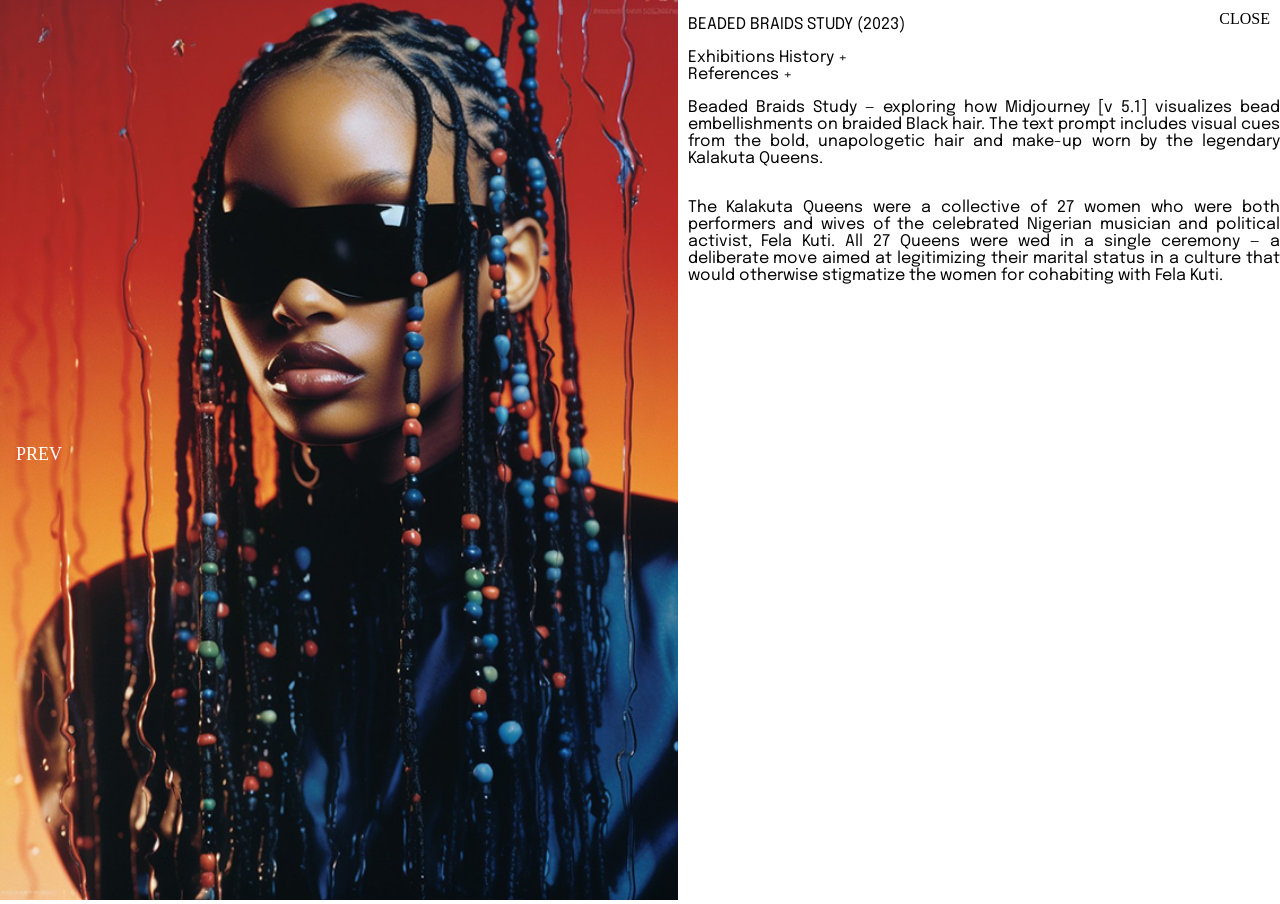
<file: beaded-braids.html>
<!DOCTYPE html>
<html lang="en">

<head>
    <meta charset="UTF-8">
    <meta name="viewport" content="width=device-width, initial-scale=1.0">
    <title>Minne Atairu: Breaded Braids Study </title>
    <link href="https://fonts.googleapis.com/css2?family=Epilogue:ital,wght@0,100..900;1,100..900&family=Instrument+Serif&display=swap" rel="stylesheet">
    <link rel="stylesheet" href="style.css">

</head>

<body class="project-page">

<a href="https://minneatairu.com" class="page-close">CLOSE</a>
    <!-- page info -->
    <div class="page-info">

<div class="page-carousel">
    <div class="arrow left-arrow" id="prev">PREV</div> <!-- Left arrow -->
    <div class="arrow right-arrow" id="next">NEXT</div> <!-- Right arrow -->

        <div class="page-carousel-item" >
            <img class="page-image" src="BeadedBraids/image1.png" alt="Image 1">
      

        </div>
        <div class="page-carousel-item">
            <img class="page-image" src="BeadedBraids/image2.jpg" alt="Image 2">
         
        </div>
        <div class="page-carousel-item">
            <img class="page-image" src="BeadedBraids/image3.png" alt="Image 2">
        
        </div>

    </div>

        <div>
            <p> BEADED BRAIDS STUDY (2023)</p>
            <div class="accordion">

                <div class="accordion-item" onclick="toggleAccordion(this)"> Exhibitions History +</div>
                <div class="accordion-content">
                    <div class="accordion-grid">

                        <div class="accordion-grid-item">
                            <div class="accordion-year">2023</div>
                            <div class="accordion-title">Lagos Photo Festival </div>
                        </div>

                    </div>
                </div>
                <div class="accordion-item" onclick="toggleAccordion(this)">References +</div>
                <div class="accordion-content">

                    <div class="accordion-grid">
                        <div class="accordion-grid-item">
                            <div class="accordion-year">[ 1 ]</div>
                            <div class="accordion-title"> Kasfir, S. L. (1994). Mammy Water: In Search of the Water
                                Spirits in Nigeria.
                            </div>
                        </div>

                        <div class="accordion-grid-item">
                            <div class="accordion-year">[ 2 ]</div>
                            <div class="accordion-title"> Drewal, H. J. (2008). Mami Wata: Arts for water spirits in
                                Africa and its diasporas. African arts, 41(2), 60-83.
                            </div>
                        </div>

                    </div>
                </div>
            <p>Beaded Braids Study — exploring how Midjourney [v 5.1] visualizes bead embellishments on braided Black
                hair.
                The text prompt includes visual cues from the bold, unapologetic hair and make-up worn by the legendary
                Kalakuta Queens.
                ⁠ </p>
            <p>
                The Kalakuta Queens were a collective of 27 women who were both performers and wives of the celebrated
                Nigerian musician and political activist, Fela Kuti. All 27 Queens were wed in a single ceremony — a
                deliberate move aimed at legitimizing their marital status in a culture that would otherwise stigmatize
                the
                women for cohabiting with Fela Kuti.

            </p>


        </div>

    </div>



    </div>




    <script type="text/javascript" src="main.js"></script>

</body>

</html>
</file>
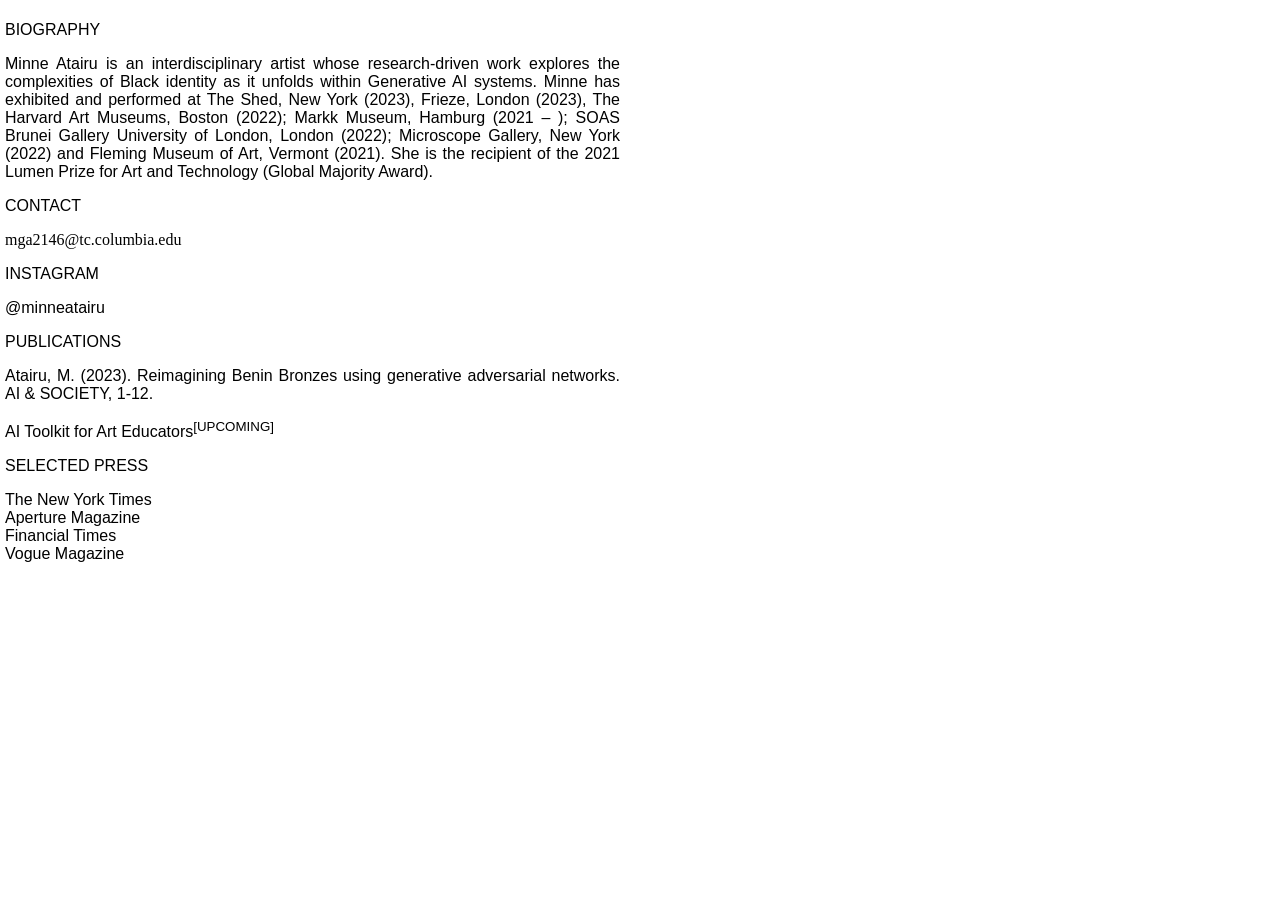
<file: bio.html>
<!DOCTYPE html>
<html lang="en">
<head>
    <meta charset="UTF-8">
    <meta name="viewport" content="width=device-width, initial-scale=1.0">
    <title>Minne Atairu: Biography</title>
    <link href="https://fonts.googleapis.com/css2?family=Instrument+Serif&display=swap" rel="stylesheet">
    <link rel="stylesheet" href="style.css">

</head>
<body>
    <div class="biocontainer">
     
        <div class="biocolumn">

            <P>BIOGRAPHY</p>
                <p>Minne Atairu is an interdisciplinary artist whose research-driven work explores the complexities of Black identity as it unfolds within Generative AI systems. Minne has exhibited and performed at The Shed, New York (2023), Frieze, London (2023), The Harvard Art Museums, Boston (2022); Markk Museum, Hamburg (2021 – ); SOAS Brunei Gallery University of London, London (2022); Microscope Gallery, New York (2022) and Fleming Museum of Art, Vermont (2021). She is the recipient of the 2021 Lumen Prize for Art and Technology (Global Majority Award).
                </p>
                <p>CONTACT</p>
             mga2146@tc.columbia.edu
                    
            <p>INSTAGRAM</p> 
               <p>     @minneatairu</p>

            <p>PUBLICATIONS</p>
            <p>Atairu, M. (2023). Reimagining Benin Bronzes using generative adversarial networks. AI & SOCIETY, 1-12.                </p>
            <p>AI Toolkit for Art Educators<sup style="top:0">[UPCOMING]</sup></p>

            <p>SELECTED PRESS</p>
            <p>The New York Times<br>
            Aperture Magazine<br>
        Financial Times<br>
        Vogue Magazine
    </p>

        </div>
            <div class="biocolumn">
       
            </div>
        
            <div class="biocolumn">
      
        
        </div>
    </div>
</body>
</html>
</file>
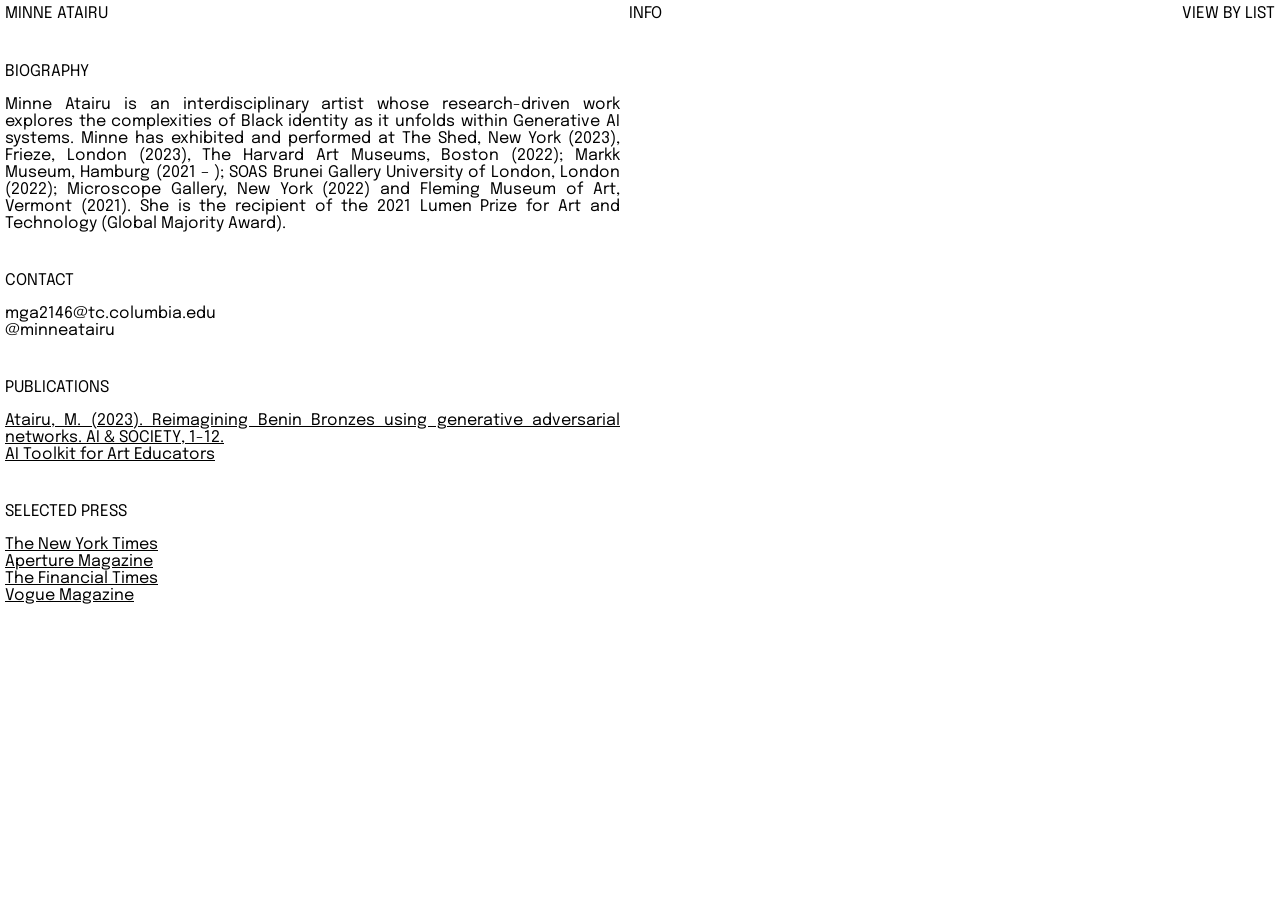
<file: biography.html>
<!DOCTYPE html>
<html lang="en">

<head>
    <meta charset="UTF-8">
    <meta name="viewport" content="width=device-width, initial-scale=1.0">
    <title>Minne Atairu: Biography</title>
    <link href="https://fonts.googleapis.com/css2?family=Epilogue:ital,wght@0,100..900;1,100..900&family=Instrument+Serif&display=swap" rel="stylesheet">
    <link rel="stylesheet" href="style.css">

</head>

<body>
    <div id="header-container"></div>

    <div class="biocontainer">

        <div class="biocolumn">
            <p class="biotitle">BIOGRAPHY</p>

            <p style="text-align: justify;">Minne Atairu is an interdisciplinary artist whose research-driven work
                explores the complexities of Black identity as it unfolds within Generative AI systems. Minne has
                exhibited and performed at The Shed, New York (2023), Frieze, London (2023), The Harvard Art Museums,
                Boston (2022); Markk Museum, Hamburg (2021 – ); SOAS Brunei Gallery University of London, London (2022);
                Microscope Gallery, New York (2022) and Fleming Museum of Art, Vermont (2021). She is the recipient of
                the 2021 Lumen Prize for Art and Technology (Global Majority Award).
            </p>
            <p class="biotitle">CONTACT</p>
            <p> mga2146@tc.columbia.edu<br>
                @minneatairu</p>



            <p class="biotitle">PUBLICATIONS</p>
            <p><a href="your-link-to-the-publication" target="_blank">Atairu, M. (2023). Reimagining Benin Bronzes using
                    generative adversarial networks. AI & SOCIETY, 1-12.</a><br>
                <a href="link-to-AI-Toolkit-for-Art-Educators" target="_blank">AI Toolkit for Art Educators</a>
            </p>

            <p class="biotitle">SELECTED PRESS</p>
            <p><a href="https://www.nytimes.com/2023/07/04/arts/design/black-artists-bias-ai.html#:~:text=Many%20Black%20artists%20are%20finding,programs%20that%20run%20the%20algorithms." target="_blank">The New York Times</a><br>
                <a href="link-to-Aperture-Magazine-article" target="_blank">Aperture Magazine</a><br>
                <a href="https://www.ft.com/content/1b32105e-428a-49e8-b2f2-d3ba381c4c65" target="_blank">The Financial Times</a><br>
                <a href="link-to-Vogue-Magazine-article" target="_blank">Vogue Magazine</a>
            </p>


        </div>


        <div class="biocolumn">

        </div>



        <div class="biocolumn">


        </div>


    </div>
</div>
    <script type="text/javascript" src="main.js"></script>

</body>

</html>
</file>
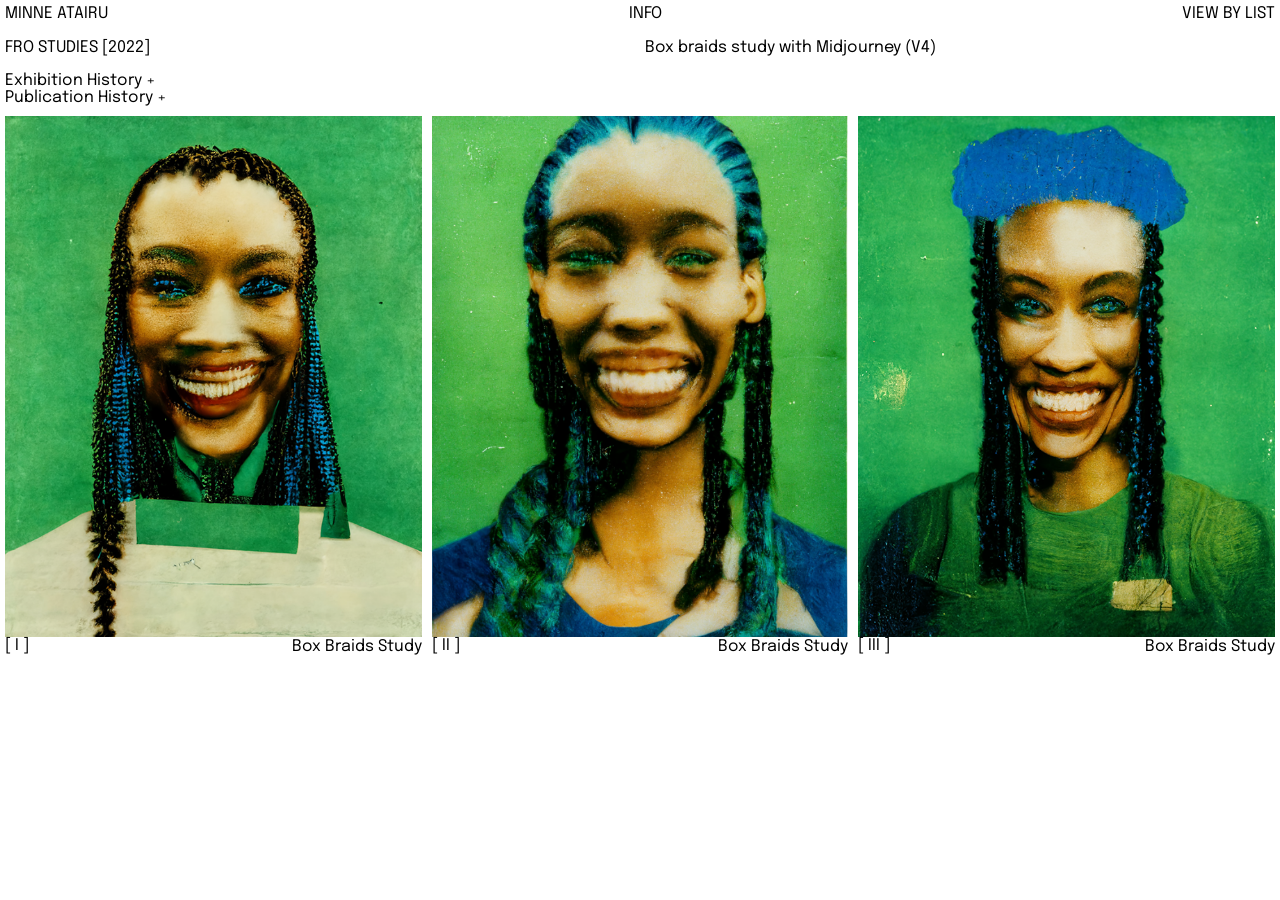
<file: box-braids.html>
<!DOCTYPE html>
<html lang="en">

<head>
    <meta charset="UTF-8">
    <meta name="viewport" content="width=device-width, initial-scale=1.0">
    <title>Minne Atairu: Box Braids Study </title>
    <link href="https://fonts.googleapis.com/css2?family=Epilogue:ital,wght@0,100..900;1,100..900&family=Instrument+Serif&display=swap" rel="stylesheet">
    <link rel="stylesheet" href="style.css">

</head>

<body>
    <div id="header-container"></div>

    <!-- page info -->
    <div class="page-info">





        <div>
            <p> FRO STUDIES [2022]</p>
            <div class="accordion">

                <div class="accordion-item" onclick="toggleAccordion(this)"> Exhibition History +</div>
                <div class="accordion-content">
                    <div class="accordion-grid">
                        <div class="accordion-grid-item">
                            <div class="accordion-year">2022</div>
                            <div class="accordion-title">
                                Macy Art Gallery, Columbia University</div>
                        </div>
                  
               
                    </div>
                </div>
                <div class="accordion-item" onclick="toggleAccordion(this)">Publication History +</div>
                <div class="accordion-content">

                    <div class="accordion-grid">
                        <div class="accordion-grid-item">
                            <div class="accordion-year">2022</div>
                            <div class="accordion-title"> 
                                Gida Journal →
                            </div>
                        </div>
                  
                    </div>
                    </div>
         </div>


        </div>

        <div>
            <p> Box braids study with Midjourney (V4)
            </p>
          

        </div>

    </div>



    </div>

    <!-- Add the grid of images with captions here -->
    <div class="three-image-grid">
        <div>
            <img src="boxbraids/box1.png" alt="Image 1">
            <div class="caption-container">
                <p class="image-serial">[ I ]</p>
                <p class="image-caption">Box Braids Study</p>
            </div>

        </div>
        <div>
            <img src="boxbraids/box2.png" alt="Image 2">
            <div class="caption-container">
                <p class="image-serial">[ II ]</p>
                <p class="image-caption">Box Braids Study</p>
            </div>
        </div>
        <div>
            <img src="boxbraids/box3.png" alt="Image 2">
            <div class="caption-container">
                <p class="image-serial">[ III ]</p>
                <p class="image-caption">Box Braids Study</p>
            </div>
        </div>

 

    </div>

    <script type="text/javascript" src="main.js"></script>

</body>

</html>
</file>
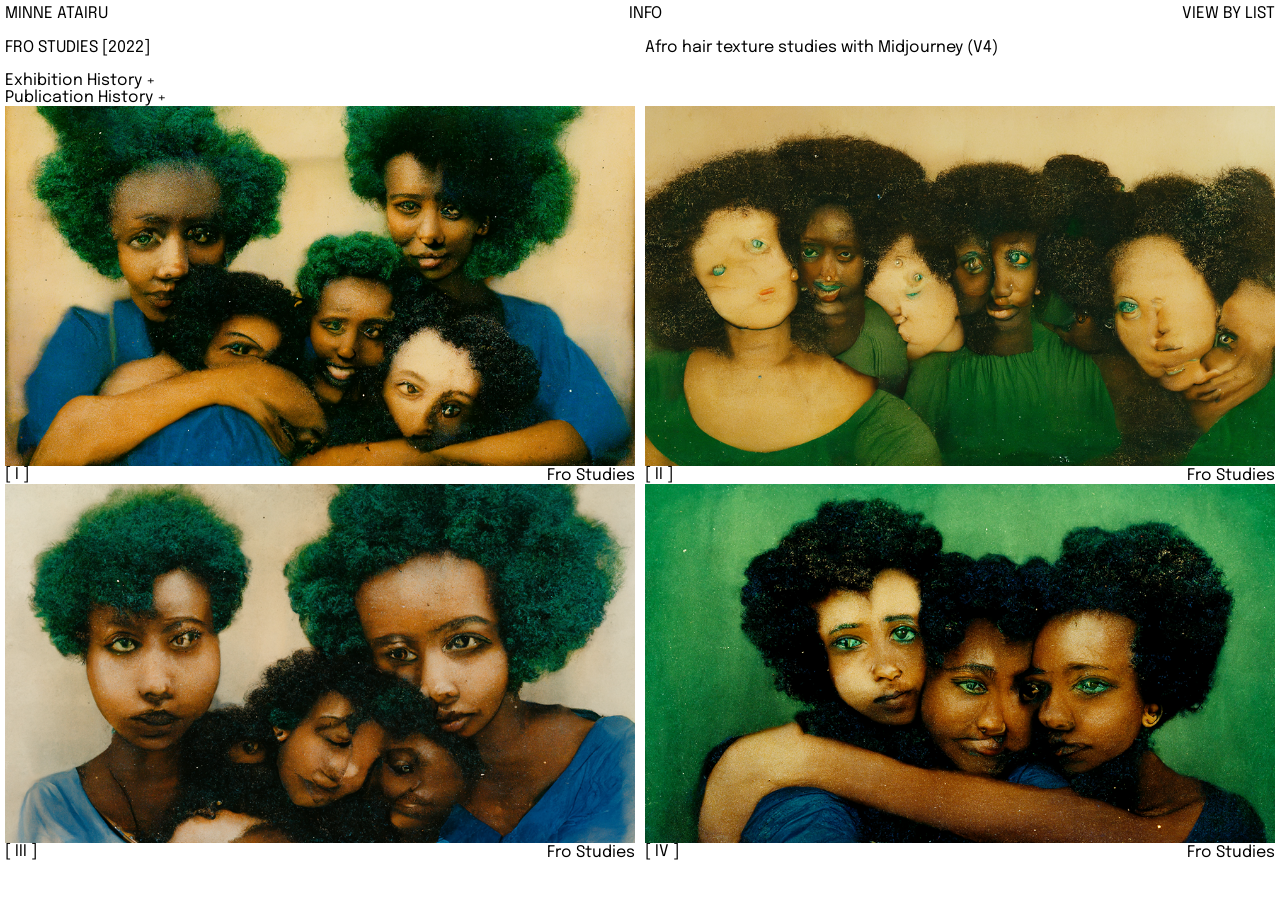
<file: fro-studies.html>
<!DOCTYPE html>
<html lang="en">

<head>
    <meta charset="UTF-8">
    <meta name="viewport" content="width=device-width, initial-scale=1.0">
    <title>Minne Atairu: Fro Studies </title>
    <link href="https://fonts.googleapis.com/css2?family=Epilogue:ital,wght@0,100..900;1,100..900&family=Instrument+Serif&display=swap" rel="stylesheet">
    <link rel="stylesheet" href="style.css">

</head>

<body>
    <div id="header-container"></div>

    <!-- page info -->
    <div class="page-info">





        <div>
            <p> FRO STUDIES [2022]</p>
            <div class="accordion">

                <div class="accordion-item" onclick="toggleAccordion(this)"> Exhibition History +</div>
                <div class="accordion-content">
                    <div class="accordion-grid">
                        <div class="accordion-grid-item">
                            <div class="accordion-year">2022</div>
                            <div class="accordion-title">
                                Macy Art Gallery, Columbia University</div>
                        </div>
                  
                        <div class="accordion-grid-item">
                            <div class="accordion-year">2022</div>
                            <div class="accordion-title">Pixel Mitosis, NFT.NYC
                            </div>
                        </div>
                    </div>
                </div>
                <div class="accordion-item" onclick="toggleAccordion(this)">Publication History +</div>
                <div class="accordion-content">

                    <div class="accordion-grid">
                        <div class="accordion-grid-item">
                            <div class="accordion-year">2022</div>
                            <div class="accordion-title"> 
                                Gida Journal →
                            </div>
                        </div>
                  
                    </div>
                    </div>
         </div>


        </div>

        <div>
            <p> Afro hair texture studies with Midjourney (V4)
            </p>
          

        </div>

    </div>



    </div>

    <!-- Add the grid of images with captions here -->
    <div class="image-grid">
        <div>
            <img src="FroStudies/fro1.png" alt="Image 1">
            <div class="caption-container">
                <p class="image-serial">[ I ]</p>
                <p class="image-caption">Fro Studies</p>
            </div>

        </div>
        <div>
            <img src="FroStudies/fro2.png" alt="Image 2">
            <div class="caption-container">
                <p class="image-serial">[ II ]</p>
                <p class="image-caption">Fro Studies</p>
            </div>
        </div>
        <div>
            <img src="FroStudies/fro3.png" alt="Image 2">
            <div class="caption-container">
                <p class="image-serial">[ III ]</p>
                <p class="image-caption">Fro Studies</p>
            </div>
        </div>

        <div>
            <img src="FroStudies/fro4.png" alt="Image 2">
            <div class="caption-container">
                <p class="image-serial">[ IV ]</p>
                <p class="image-caption">Fro Studies</p>
            </div>
        </div>

    </div>

    <script type="text/javascript" src="main.js"></script>

</body>

</html>
</file>
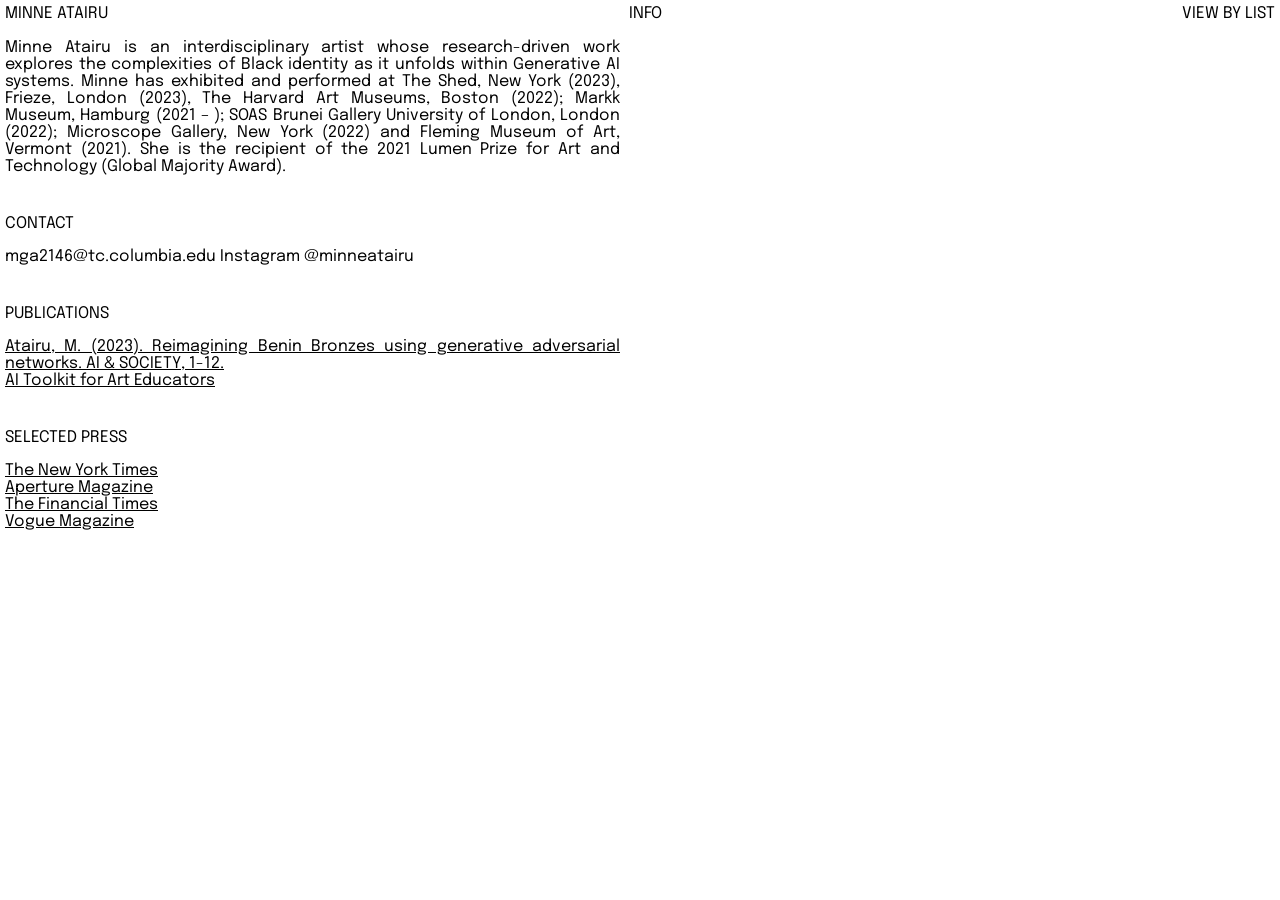
<file: info.html>
<!DOCTYPE html>
<html lang="en">

<head>
    <meta charset="UTF-8">
    <meta name="viewport" content="width=device-width, initial-scale=1.0">
    <title>Minne Atairu: Biography</title>
    <link href="https://fonts.googleapis.com/css2?family=Epilogue:ital,wght@0,100..900;1,100..900&family=Instrument+Serif&display=swap" rel="stylesheet">
    <link rel="stylesheet" href="style.css">

</head>

<body>
    <div id="header-container"></div>

    <div class="biocontainer">

        <div class="biocolumn">
           

            <p style="text-align: justify;">Minne Atairu is an interdisciplinary artist whose research-driven work
                explores the complexities of Black identity as it unfolds within Generative AI systems. Minne has
                exhibited and performed at The Shed, New York (2023), Frieze, London (2023), The Harvard Art Museums,
                Boston (2022); Markk Museum, Hamburg (2021 – ); SOAS Brunei Gallery University of London, London (2022);
                Microscope Gallery, New York (2022) and Fleming Museum of Art, Vermont (2021). She is the recipient of
                the 2021 Lumen Prize for Art and Technology (Global Majority Award).
            </p>
            <p class="biotitle">CONTACT</p>
            <p> mga2146@tc.columbia.edu
                Instagram @minneatairu</p>



            <p class="biotitle">PUBLICATIONS</p>
            <p><a href="your-link-to-the-publication" target="_blank">Atairu, M. (2023). Reimagining Benin Bronzes using
                    generative adversarial networks. AI & SOCIETY, 1-12.</a><br>
                <a href="link-to-AI-Toolkit-for-Art-Educators" target="_blank">AI Toolkit for Art Educators</a>
            </p>

            <p class="biotitle">SELECTED PRESS</p>
            <p><a href="https://www.nytimes.com/2023/07/04/arts/design/black-artists-bias-ai.html#:~:text=Many%20Black%20artists%20are%20finding,programs%20that%20run%20the%20algorithms." target="_blank">The New York Times</a><br>
                <a href="link-to-Aperture-Magazine-article" target="_blank">Aperture Magazine</a><br>
                <a href="https://www.ft.com/content/1b32105e-428a-49e8-b2f2-d3ba381c4c65" target="_blank">The Financial Times</a><br>
                <a href="link-to-Vogue-Magazine-article" target="_blank">Vogue Magazine</a>
            </p>


        </div>


        <div class="biocolumn">

        </div>



        <div class="biocolumn">


        </div>


    </div>
</div>
    <script type="text/javascript" src="main.js"></script>

</body>

</html>
</file>
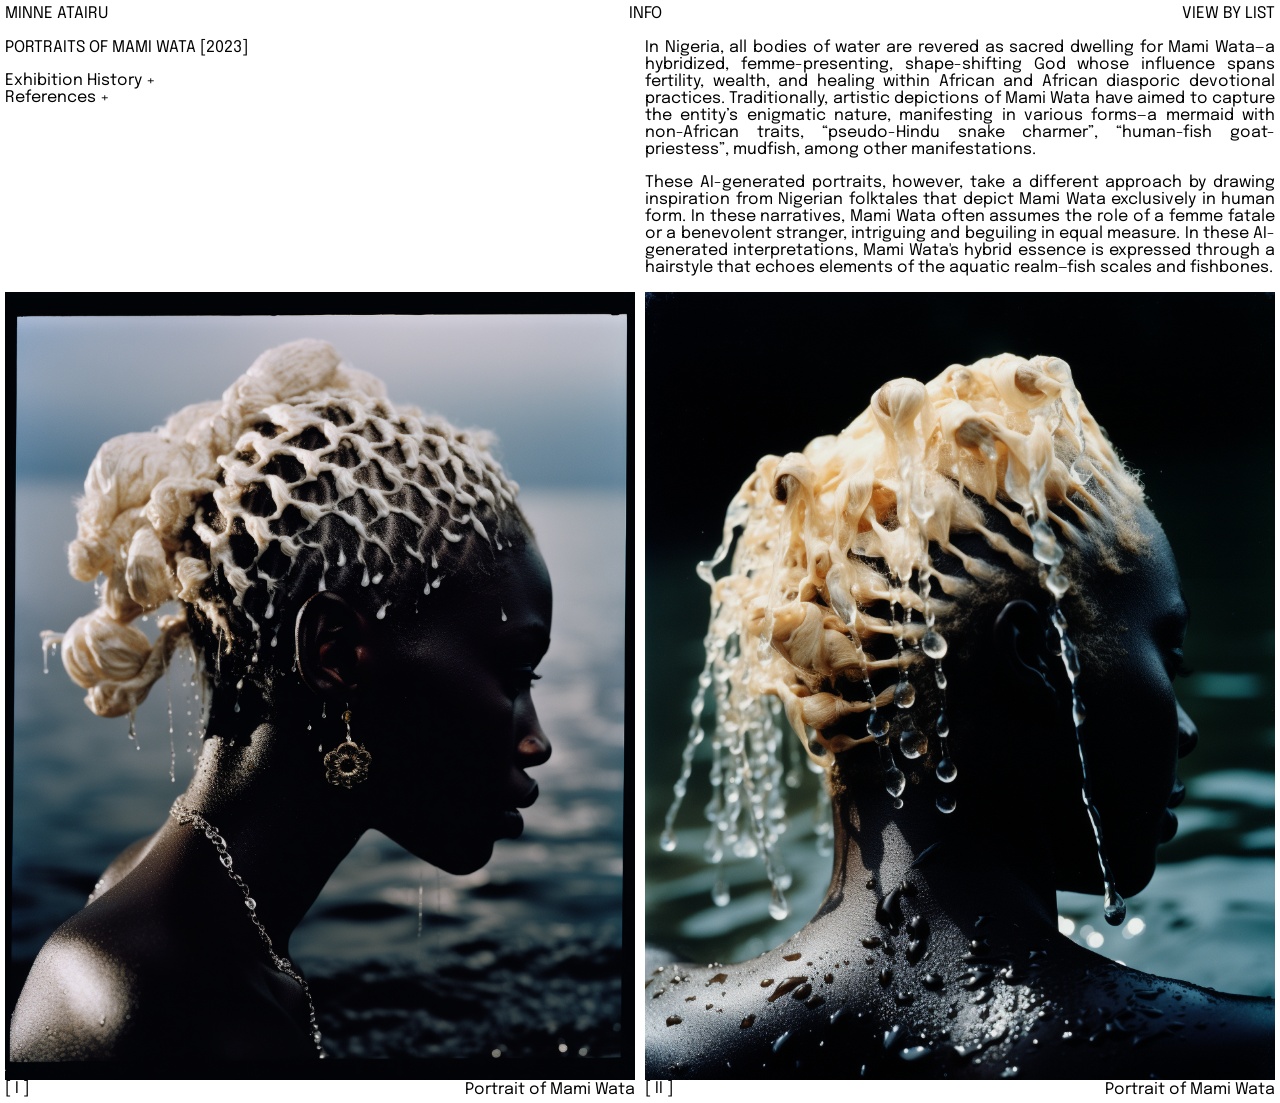
<file: mami-wata-portraits.html>
<!DOCTYPE html>
<html lang="en">

<head>
    <meta charset="UTF-8">
    <meta name="viewport" content="width=device-width, initial-scale=1.0">
    <title>Minne Atairu: Portraits of Mami Wata </title>
    <link href="https://fonts.googleapis.com/css2?family=Epilogue:ital,wght@0,100..900;1,100..900&family=Instrument+Serif&display=swap" rel="stylesheet">
    <link rel="stylesheet" href="style.css">

</head>

<body>
    <div id="header-container"></div>

    <!-- page info -->
    <div class="page-info">





        <div>
            <p> PORTRAITS OF MAMI WATA [2023]</p>
            <div class="accordion">

                <div class="accordion-item" onclick="toggleAccordion(this)"> Exhibition History +</div>
                <div class="accordion-content">
                    <div class="accordion-grid">
                        <div class="accordion-grid-item">
                            <div class="accordion-year">2024</div>
                            <div class="accordion-title">Honor Fraser Gallery</div>
                        </div>
                        <div class="accordion-grid-item">
                            <div class="accordion-year">2023</div>
                            <div class="accordion-title">Lagos Photo Festival                            </div>
                        </div>
                        <div class="accordion-grid-item">
                            <div class="accordion-year">2023</div>
                            <div class="accordion-title">Electronic Cafe for School for Poetic Computation
                            </div>
                        </div>
                    </div>
                </div>
                <div class="accordion-item" onclick="toggleAccordion(this)">References +</div>
                <div class="accordion-content">

                    <div class="accordion-grid">
                        <div class="accordion-grid-item">
                            <div class="accordion-year">[ 1 ]</div>
                            <div class="accordion-title"> Kasfir, S. L. (1994). Mammy Water: In Search of the Water Spirits in Nigeria.
                            </div>
                        </div>

                        <div class="accordion-grid-item">
                            <div class="accordion-year">[ 2 ]</div>
                            <div class="accordion-title">  Drewal, H. J. (2008). Mami Wata: Arts for water spirits in Africa and its diasporas. African arts, 41(2), 60-83.
                            </div>
                        </div>
                        
                    </div>
                    </div>
         </div>


        </div>

        <div>
            <p>In Nigeria, all bodies of water are revered as sacred dwelling for Mami Wata—a hybridized,
                femme-presenting, shape-shifting God whose influence spans fertility, wealth, and healing within African
                and African diasporic devotional practices. Traditionally, artistic depictions of Mami Wata have aimed
                to capture the entity’s enigmatic nature, manifesting in various forms—a mermaid with non-African
                traits, “pseudo-Hindu snake charmer”, “human-fish goat-priestess”, mudfish, among other manifestations.
            </p>
            <p>
                These AI-generated portraits, however, take a different approach by drawing inspiration from Nigerian
                folktales that depict Mami Wata exclusively in human form. In these narratives, Mami Wata often assumes
                the role of a femme fatale or a benevolent stranger, intriguing and beguiling in equal measure. In these
                AI-generated interpretations, Mami Wata's hybrid essence is expressed through a hairstyle that echoes
                elements of the aquatic realm—fish scales and fishbones.</p>

        </div>

    </div>



    </div>

    <!-- Add the grid of images with captions here -->
    <div class="image-grid">
        <div>
            <img src="MamiPortraits/image1.png" alt="Image 1">
            <div class="caption-container">
                <p class="image-serial">[ I ]</p>
                <p class="image-caption">Portrait of Mami Wata</p>
            </div>

        </div>
        <div>
            <img src="MamiPortraits/image2.png" alt="Image 2">
            <div class="caption-container">
                <p class="image-serial">[ II ]</p>
                <p class="image-caption">Portrait of Mami Wata</p>
            </div>
        </div>
  

    </div>

    <script type="text/javascript" src="main.js"></script>

</body>

</html>
</file>
<file: style.css>
/* Fix Header alignment issue on biography page */
* {
  box-sizing: border-box;
}


html {
  margin: 0;
  padding: 0;
  width: 100%;
  height: 100%;

}


video {

  width: 100%;
  height: 100%;
}

.video-container {
  position: relative;
  width: 100%;
}

/* CSS for the caption */
.video-caption {
  position: absolute;
  top: 0;
  right: 0px;
  background-color: white;
  color: black;
  padding: 10px;
  border: 1px solid;
  font-family: 'Epilogue', sans-serif;

}

p {
  text-align: justify;
}

/* Add CSS for the accordion here */
.accordion {
  display: flex;
  flex-direction: column;
  font-family: 'Epilogue', sans-serif;
  margin: 0;

}

a.link-ex {
  border: 1px solid;
  padding: 0px 5px;
  text-decoration: none;
}

.accordion-item {
  cursor: pointer;
  transition: background-color 0.3s ease;
  /* Smooth transition for background color */
}

.accordion-content {
  max-height: 0;
  overflow: hidden;
  transition: max-height 0.3s ease-in-out;
  /* Smooth transition for max-height */
}


.accordion-item.active+.accordion-content {
  max-height: 1000px;
  /* Adjust to your content's maximum height */
  padding: 10px 0;
}

.accordion-grid {
  display: grid;
  grid-template-columns: 1fr 2fr;
  /* Adjust the width as needed */
}

.accordion-grid-item {
  display: contents;
  /* This makes the child elements participate in the grid layout of the parent */
}

.accordion-title,
.accordion-year {
  border-bottom: 1px solid #000;
  padding: 10px 0;
}

.three-image-grid {
  display: grid;
  grid-template-columns: repeat(3, 1fr);
  /* creates three columns of equal width */
  grid-gap: 10px;
  /* adjust the gap between the columns */
}

.three-image-grid img {
  margin-top: 10px;
  height: auto;
  width: 100%;
}

.image-grid {
  display: grid;
  grid-template-columns: repeat(2, 1fr);
  column-gap: 10px;

}

.page-close {
  position: absolute;
  right: 10px;
  top: 10px
}

.caption-container {
  display: flex;
  justify-content: space-between;
  margin-top: -2px;
}

.image-serial,
.image-caption {
  display: inline-block;
  /* Display inline with block features */
  margin: 0;
  line-height: 0.9;

}

.page-info {
  display: grid;
  grid-template-columns: 1fr 1fr;
  /* Two columns */
  column-gap: 10px;
}

.image-grid img {
  width: 100%;
  height: auto;
}

.image-caption {
  font-family: 'Epilogue', sans-serif;
  margin: 0;
  line-height: 1;
}

body {
  padding: 5PX;
  margin: 0;

}

.carousel-item {
  display: flex;
  justify-content: center;
  transition: transform 0.5s ease-in;
  padding: 5%
}

.exhibitions-label {
  margin-left: 30px;
}

div.carousel-counter {
  text-align: right;
  font-family: 'Epilogue', sans-serif;
  bottom: 0;
  margin-bottom: -1px;
  position: absolute;
  text-align: center;
  padding-left: 47%;
}

#header-container {
  min-height: 18px;
  /* Adjust this to match your header's height */
  /* Other styles to match the header's look, possibly a loading indicator */
}

.carousel-container {
  display: flex;
  flex-direction: column;
  height: calc(100% - 18px);

  justify-content: center;
  width: 100%;
}

a {
  color: #000;
}

.portrait {
  grid-column: span 1;
}

.biotitle {
  margin-top: 40px;
}

.landscape {
  grid-column: span 2;
}

.sort-arrow {
  display: inline-block;
  transform: rotate(0deg);
  /* Default state pointing down */
  transition: transform 0.3s ease-in-out;
}


.sort-arrow.up {
  transform: rotate(180deg);

}



div#eventTitle.grid-title,
div#hostTitle.grid-title,
div#yearTitle.grid-title {
  cursor: pointer;
}

.artwork-container {
  display: grid;
  gap: 10px;
  font-family: 'Epilogue', sans-serif;
  grid-template-columns: 2fr 1fr 0.1fr;
  margin-bottom: 5px;
}

.event-container {
  display: grid;
  gap: 10px;
  font-family: 'Epilogue', sans-serif;
  grid-template-columns: 2fr 1fr 0.1fr;
  margin-bottom: 5px;
}

.event-header {
  margin-bottom: 10px;
}

button {
  line-height: 0;
}

.carousel {

  overflow: hidden;
  width: 100%;
}

.carousel {
  display: flex;
  overflow-x: auto;
  scroll-snap-type: x mandatory;
}

.carousel-item {
  flex: 0 0 100%;
  scroll-snap-align: start;
  width: 100%;

}

.carousel-item img {
  height: 100%;
  object-fit: cover;
}

.carousel-button {
  border: none;
  cursor: pointer;
  font-family: 'Epilogue', sans-serif;
  position: absolute;
  bottom: 10px;
}

.carousel-button.prev {
  left: 5px;
  z-index: 2;
}

.carousel-button.next {
  right: 5px;

}

.biocontainer {
  margin: 0 auto;
  display: grid;
  grid-template-columns: 2fr 1fr 1fr;
  grid-gap: 20px;
}




.biocolumn {
  flex-basis: calc(33.33% - 20px);

}



.caption-text sup {
  top: 10px;
  padding-left: 5px;
  vertical-align: top;
  /* Aligns sup tag with the baseline of the text */

}

.caption {

  font-family: 'Epilogue', sans-serif;
  display: flex;
  justify-content: space-between;
  align-items: center;

}

.caption-text {
  display: flex;
}



@media screen and (max-width: 768px) {

  /* Adjust the max-width as needed */
  .carousel-item {
    flex: 0 0 100%;
    padding: 0;
  }

  .index-container {
    grid-template-columns: repeat(2, 1fr) !important;
  }

  .event-header {
    display: none;
  }

  .biocontainer,
  .image-grid,
  .page-info,
  .three-image-grid {
    grid-template-columns: 1fr;
  }

  div.grid-item.year {
    position: absolute;
    right: 10px
  }

  div.artwork-container {
    margin-top: 30px;
  }

  .artwork-container {
    grid-template-columns: 1fr;
  }

}

.menu-header {
  display: flex;
  justify-content: space-between;
  align-items: center;
}

.menu-header a {
  text-decoration: none;
  color: #000;
  /* Example text color */
  font-size: 16px;
  font-family: 'Epilogue', sans-serif;

}


H1,
p {
  font-family: 'Epilogue', sans-serif;
}


.radio-container label {
  gap: 10px;
  font-family: 'Epilogue', sans-serif;
  margin-right: 10px;
}

/* Style square radio buttons */
input[type="radio"] {
  -webkit-appearance: none;
  -moz-appearance: none;
  appearance: none;
  width: 13px;
  /* Set the width and height to create a square */
  height: 13px;
  border: 1px solid #000;
  /* Add a border for the square shape */
  border-radius: 0;
  /* Remove border radius to make it square */
  outline: none;
}

.upcoming {
  background: lime
}

/* Style radio button when checked */
input[type="radio"]:checked {
  background-color: #000;
  /* Change the background color when checked */
}


.artwork-container:hover {
  border-bottom: 1px solid #000;
  /* Adjust the color and size as needed */
}

.grid-header {
  display: contents;
  /* This ensures the header aligns with the grid */
}

.arrow {
  cursor: pointer;
  position: absolute;
  top: 50%;
  width: auto;
  padding: 16px;
  margin-top: -22px;
  color: white;
  font-size: 18px;
  transition: 0.6s ease;
  user-select: none;
}

.left-arrow {
  left: 0;

}

.right-arrow {
  right: 0;

}

p#viewByList.list-archive {
  cursor: pointer;
}

body.project-page {
  padding: 0;
}

a.page-close {
  text-decoration: none;
}

img.page-image {
  height: 100vh;
}

/* The Modal (background) */
.listmodal {
  display: none;
  /* Hidden by default */
  position: fixed;
  /* Stay in place */
  z-index: 1;
  /* Sit on top */
  left: 0;
  top: 0;
  width: 100%;
  /* Full width */
  height: 100%;
  /* Full height */
  overflow: auto;
  /* Enable scroll if needed */
  background-color: #000;
  color: #fff
}

/* Modal Content */
.list-content {
  padding: 20px;
  width: 100%
}

.item-title {
  color: #fff;
  opacity: .3;  transition: opacity 0.3s ease;
}

.list-item:hover .item-title,
.list-item:hover .item-category,
.list-item:hover .item-date {
  opacity: 1; /* Change opacity to 1 when parent .list-item is hovered */
}

.item-category,
.item-date {
  color: #fff;
  opacity: 0; 
}


.list-item {
  display: grid;
  grid-template-columns: 2fr 1fr 1fr;  gap: 20px; /* Space between grid items */
  align-items: center; /* Align items vertically in the center */
  margin-bottom: 10px; text-transform: uppercase;
}

/* The Close Button */
.close {
  position: absolute;
  right: 10px;
  cursor: pointer;
  color: #fff;
  z-index: 999;
  top: 10px;
}
</file>
